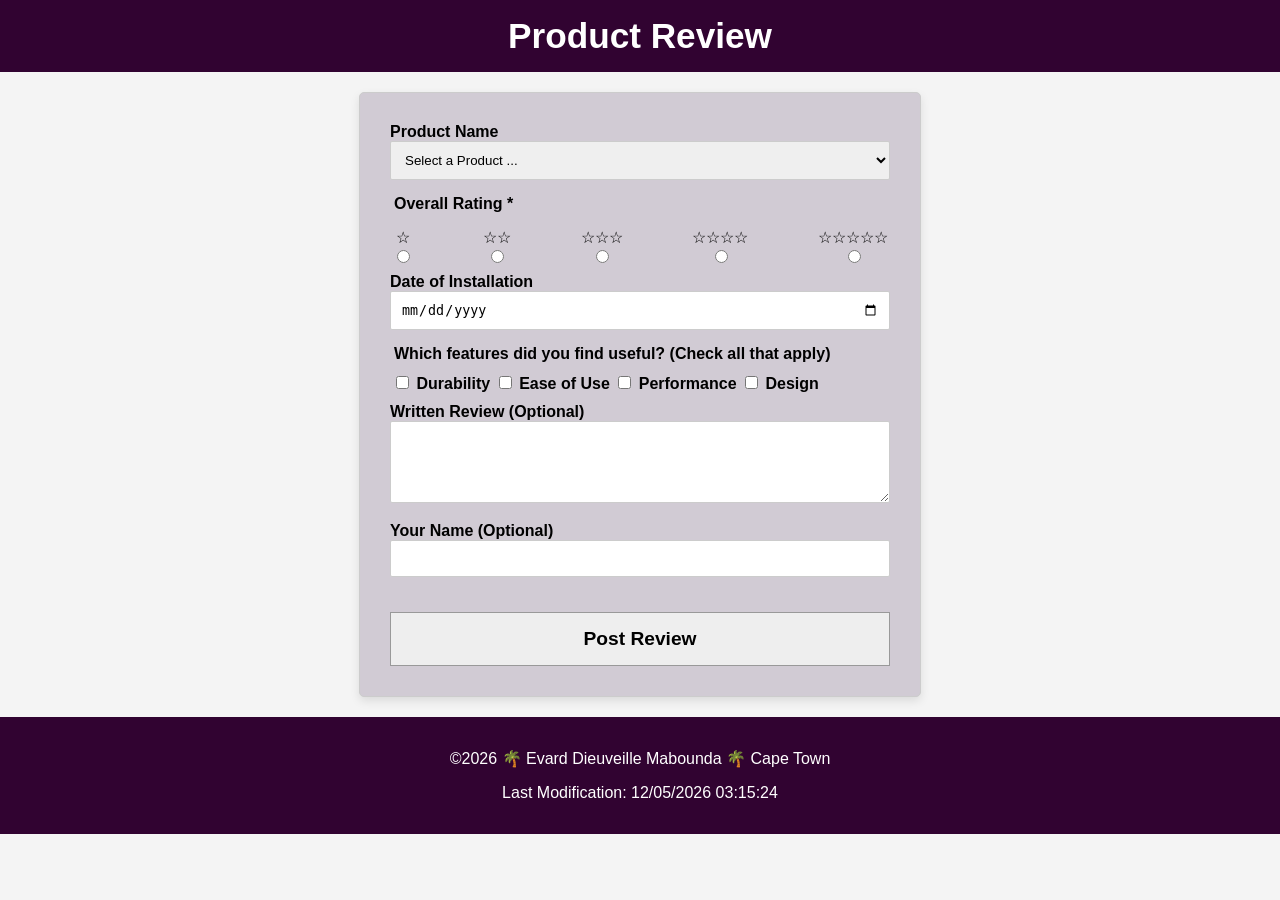
<file: form.html>
<!DOCTYPE html>
<html lang="en">

<head>
    <meta charset="UTF-8">
    <meta name="viewport" content="width=device-width, initial-scale=1.0">
    <title>Product Review Form</title>
    <meta name="author" content="Evard Mabounda">
    <meta name="description"
        content="A beautifully designed, accessible product review form created to gather high-quality customer feedback.">
    <link rel="preconnect" href="https://fonts.googleapis.com">
    <link rel="preconnect" href="https://fonts.gstatic.com" crossorigin>
    <link href="https://fonts.googleapis.com/css2?family=Inter:wght@400;700&family=Roboto+Mono&display=swap"
        rel="stylesheet">
    <link rel="stylesheet" href="styles/form.css">
    <script src="scripts/form.js" defer></script>
</head>

<body>
    <header>
        <h1>Product Review</h1>
    </header>

    <main>
        <form method="get" action="review.html">
            <label for="productName">Product Name</label>
            <select name="productName" id="productName" required>
                <option value="" disabled selected>Select a Product ...</option>
            </select>

            <fieldset>
                <!-- <label for="overall-rating">Overall Rating <span class="required">*</span></label> -->
                <legend>Overall Rating <span class="required">*</span></legend>
                <div class="rating-container">

                    <label for="star1">
                        ☆
                        <input type="radio" id="star1" name="rating" value="1" required>
                    </label>

                    <label for="star2">
                        ☆☆
                        <input type="radio" id="star2" name="rating" value="2" required>
                    </label>

                    <label for="star3">
                        ☆☆☆
                        <input type="radio" id="star3" name="rating" value="3" required>
                    </label>

                    <label for="star4">
                        ☆☆☆☆
                        <input type="radio" id="star4" name="rating" value="4" required>
                    </label>


                    <label for="star5">
                        ☆☆☆☆☆
                        <input type="radio" id="star5" name="rating" value="5" required>
                    </label>
                </div>
            </fieldset>

            <div>
                <label for="installDate">Date of Installation</label>
                <input type="date" id="installDate" name="installDate" required>
            </div>


            <fieldset>
                <legend>Which features did you find useful? (Check all that apply)</legend>
                <!-- testing real things -->
                <label for="durability"><input type="checkbox" id="durability" name="features" value="durability">
                    Durability</label>
                <label for="ease"><input type="checkbox" id="ease" name="features" value="ease"> Ease of Use</label>
                <label for="performance"><input type="checkbox" id="performance" name="features" value="performance">
                    Performance</label>
                <label for="design"><input type="checkbox" id="design" name="features" value="design"> Design</label>
            </fieldset>

            <div class="inner-container">
                <label for="review">Written Review (Optional)</label>
                <textarea id="review" name="review" rows="4"></textarea>
            </div>

            <div class="inner-container">
                <label for="userName">Your Name (Optional)</label>
                <input type="text" id="userName" name="userName">
            </div>


            <input type="submit" value="Post Review">
        </form>
    </main>




    <!-- footer -->

    <footer>
        <p>&copy;<span id="currentyear"></span> 🌴 Evard Dieuveille Mabounda 🌴 Cape Town</p>
        <p>Last Modification: <span id="lastModified"></span></p>
    </footer>

</body>

</html>
</file>
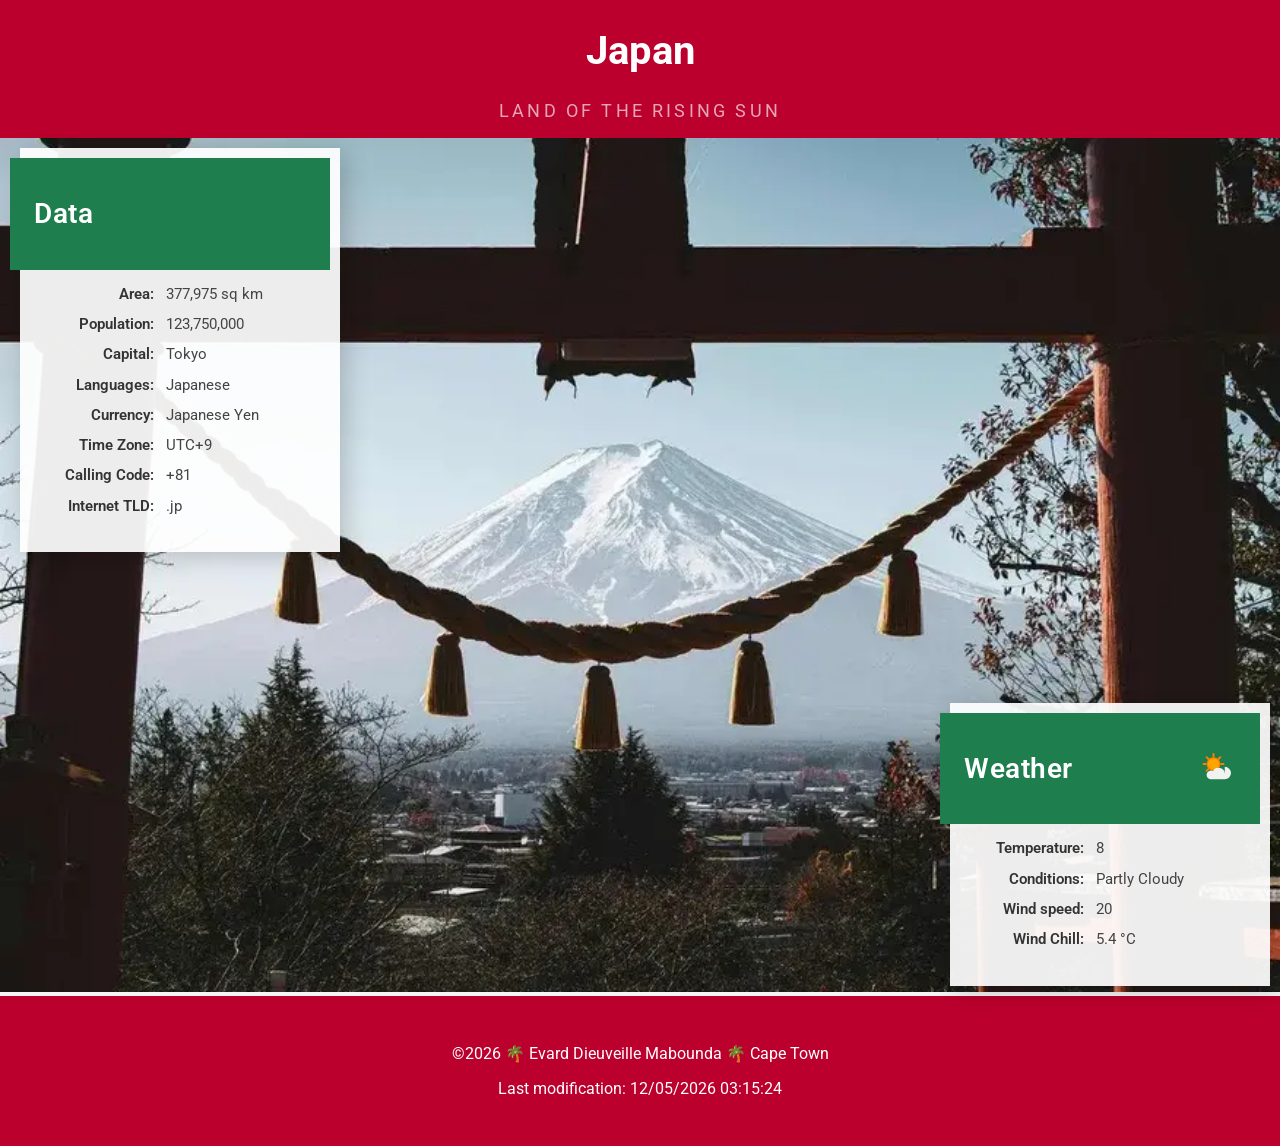
<file: place.html>
<!doctype html>
<html lang="en">

<head>
    <meta charset="UTF-8" />
    <meta name="viewport" content="width=device-width, initial-scale=1.0">
    <title>WDD 131 - Japan Info Page</title>
    <meta name="author" content="Evard Mabounda" />
    <meta name="description"
        content="page showing the Japanese Country that I would like to visit one day. Tokyo is probably the city that I'd like to visit first." />
    <script src="scripts/place.js" defer></script>
    <link rel="preconnect" href="https://fonts.googleapis.com">
    <link rel="preconnect" href="https://fonts.gstatic.com" crossorigin>
    <link href="https://fonts.googleapis.com/css2?family=Roboto&display=swap" rel="stylesheet">
    <link rel="stylesheet" href="styles/place.css" />
</head>

<body>
    <header>
        <h1 class="title">Japan</h1>
        <p class="tagline">Land of the Rising Sun</p>
    </header>

    <main>
        <!--place the image on the background-->
        <div class="hero-container">
            <picture>
                <source srcset="images/mount-fuji-large.webp" media="(min-width: 650px)" />
                <img src="images/japan-mobile.webp" alt="japan">
            </picture>


            <div class="temp-card">
                <div class="card-header">
                    <h2>Data</h2>
                </div>

                <div class="card-body">
                    <div class="data-row">
                        <span class="label">Area:</span>
                        <span class="value">377,975 sq km</span>
                    </div>
                    <div class="data-row">
                        <span class="label">Population:</span>
                        <span class="value">123,750,000</span>
                    </div>
                    <div class="data-row">
                        <span class="label">Capital:</span>
                        <span class="value">Tokyo</span>
                    </div>
                    <div class="data-row">
                        <span class="label">Languages:</span>
                        <span class="value">Japanese</span>
                    </div>
                    <div class="data-row">
                        <span class="label">Currency:</span>
                        <span class="value">Japanese Yen</span>
                    </div>
                    <div class="data-row">
                        <span class="label">Time Zone:</span>
                        <span class="value">UTC+9</span>
                    </div>
                    <div class="data-row">
                        <span class="label">Calling Code:</span>
                        <span class="value">+81</span>
                    </div>

                    <div class="data-row">
                        <span class="label">Internet TLD:</span>
                        <span class="value">.jp</span>
                    </div>
                </div>


            </div>


            <div class="temp-card-right">
                <div class="card-header">
                    <h2>Weather</h2>

                    <svg class="weather-icon" viewBox="0 0 64 64" width="40" height="40"
                        xmlns="http://www.w3.org/2000/svg">
                        <circle cx="28" cy="24" r="10" fill="#ffa500" stroke="#ff7f00" stroke-width="2" />
                        <path d="M28 8v4M28 36v4M12 24h4M40 24h4" stroke="#ff7f00" stroke-width="3"
                            stroke-linecap="round" />
                        <path d="M17 13l3 3M36 32l3 3M17 35l3-3M36 16l3-3" stroke="#ff7f00" stroke-width="3"
                            stroke-linecap="round" />

                        <path d="M46 40a10 10 0 0 0-18.7-4.8 7 7 0 0 0-10.3 6.3 7 7 0 0 0 7 7h22a10 10 0 0 0 0-20z"
                            fill="#f2f2f2" />
                    </svg>
                </div>


                <div class="card-body">
                    <div class="data-row">
                        <span class="label">Temperature:</span>
                        <span class="value" id="temperature">8</span>
                    </div>

                    <div class="data-row">
                        <span class="label">Conditions:</span>
                        <span class="value">Partly Cloudy</span>
                    </div>
                    <div class="data-row">
                        <span class="label">Wind speed:</span>
                        <span class="value" id="wind-speed">20</span>
                    </div>
                    <div class="data-row">
                        <span class="label">Wind Chill:</span>
                        <span class="value" id="wind-chill">--</span>
                    </div>
                </div>


            </div>


            <!-- resized card -->

            <div class="resized-card">
                <div class="resized-card-header">
                    <h2> Data</h2>
                </div>

                <div class="resized-card-body">
                    <div class="data-row">
                        <span class="label">Area:</span>
                        <span class="value">377,975 sq km</span>
                    </div>
                    <div class="data-row">
                        <span class="label">Population:</span>
                        <span class="value">123,750,000</span>
                    </div>
                    <div class="data-row">
                        <span class="label">Capital:</span>
                        <span class="value">Tokyo</span>
                    </div>
                    <div class="data-row">
                        <span class="label">Languages:</span>
                        <span class="value">Japanese</span>
                    </div>
                    <div class="data-row">
                        <span class="label">Currency:</span>
                        <span class="value">Japanese Yen</span>
                    </div>
                    <div class="data-row">
                        <span class="label">Time Zone:</span>
                        <span class="value">UTC+9</span>
                    </div>
                    <div class="data-row">
                        <span class="label">Calling Code:</span>
                        <span class="value">+81</span>
                    </div>

                    <div class="data-row">
                        <span class="label">Internet TLD:</span>
                        <span class="value">.jp</span>
                    </div>
                </div>

            </div>

            <div class="resized-card">
                <div class="resized-card-header">
                    <h2>Weather</h2>

                    <svg class="resized-weather-icon" viewBox="0 0 64 64" xmlns="http://www.w3.org/2000/svg">
                        <g stroke="#231f20" stroke-width="2.5" stroke-linecap="round">
                            <line x1="32" y1="12" x2="32" y2="16" />
                            <line x1="43.3" y1="16.7" x2="40.5" y2="19.5" />
                            <line x1="48" y1="28" x2="44" y2="28" />
                            <line x1="43.3" y1="39.3" x2="40.5" y2="36.5" />
                            <line x1="20.7" y1="39.3" x2="23.5" y2="36.5" />
                            <line x1="16" y1="28" x2="20" y2="28" />
                            <line x1="20.7" y1="16.7" x2="23.5" y2="19.5" />
                        </g>

                        <circle cx="32" cy="28" r="10" fill="#fbb03b" stroke="#231f20" stroke-width="2.5" />

                        <path
                            d="M46.5,45.5 C51,45.5 54,42.5 54,38 C54,33.5 50.5,31 46.5,31 C46.5,26.5 42,24 37.5,24 C31.5,24 28.5,29 28.5,32.5 C26,32.5 24,34.5 24,37.5 C24,41 27,45.5 32,45.5 Z"
                            fill="#dbcaad" stroke="#231f20" stroke-width="2.5" stroke-linejoin="round" />

                        <g fill="#231f20">
                            <circle cx="32" cy="50" r="1.5" />
                            <circle cx="36" cy="50" r="1.5" />
                            <circle cx="40" cy="50" r="1.5" />
                            <circle cx="44" cy="50" r="1.5" />
                            <circle cx="34" cy="54" r="1.5" />
                            <circle cx="38" cy="54" r="1.5" />
                            <circle cx="42" cy="54" r="1.5" />
                        </g>
                    </svg>
                </div>

                <div class="resized-card-body">
                    <div class="data-row">
                        <span class="label">Temperature:</span>
                        <span class="value" id="temperature">8</span>
                    </div>

                    <div class="data-row">
                        <span class="label">Conditions:</span>
                        <span class="value">Partly Cloudy</span>
                    </div>
                    <div class="data-row">
                        <span class="label">Wind speed:</span>
                        <span class="value" id="wind-speed">20</span>
                    </div>
                    <div class="data-row">
                        <span class="label">Wind Chill:</span>
                        <span class="value" id="wind-chill">--</span>
                    </div>
                </div>
            </div>

        </div>
        </div>
    </main>


    <footer>
        <p>
            &copy;<span id="currentyear"></span> 🌴 Evard Dieuveille
            Mabounda 🌴 Cape Town
        </p>
        <p class="last-mod">
            Last modification: <span id="lastModified"></span>
        </p>
    </footer>
</body>

</html>
</file>
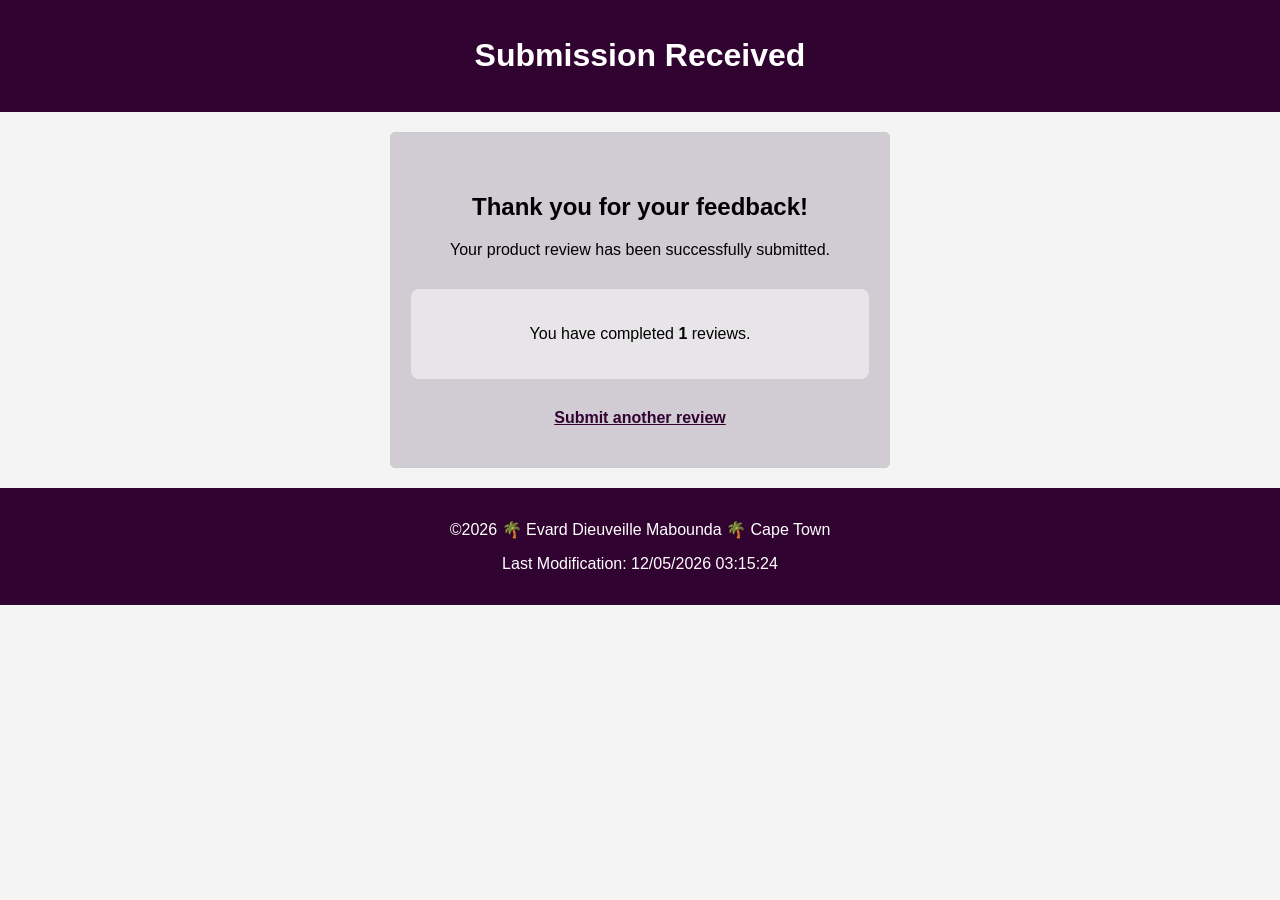
<file: review.html>
<!DOCTYPE html>
<html lang="en">

<head>
    <meta charset="UTF-8">
    <meta name="viewport" content="width=device-width, initial-scale=1.0">
    <title>Review Confirmation</title>
    <meta name="author" content="Evard Mabounda">
    <meta name="description"
        content="Product review history page displaying the total count and details of all completed user submissions.">
    <link rel="preconnect" href="https://fonts.googleapis.com">
    <link rel="preconnect" href="https://fonts.gstatic.com" crossorigin>
    <link href="https://fonts.googleapis.com/css2?family=Inter:wght@400;700&family=Roboto+Mono&display=swap"
        rel="stylesheet">
    <link rel="stylesheet" href="styles/review.css">
    <script src="scripts/review.js" defer></script>
</head>

<body>
    <header>
        <h1>Submission Received</h1>
    </header>

    <main class="main-review-container">
        <h2>Thank you for your feedback!</h2>
        <p>Your product review has been successfully submitted.</p>

        <div class="review-container">
            <p>You have completed <strong><span id="reviewDisplay">0</span></strong> reviews.</p>
        </div>

        <a href="form.html" class="another-review-btn">Submit another review</a>
    </main>

    <footer>
        <p>&copy;<span id="currentyear"></span> 🌴 Evard Dieuveille Mabounda 🌴 Cape Town</p>
        <p>Last Modification: <span id="lastModified"></span></p>
    </footer>

</body>

</html>
</file>
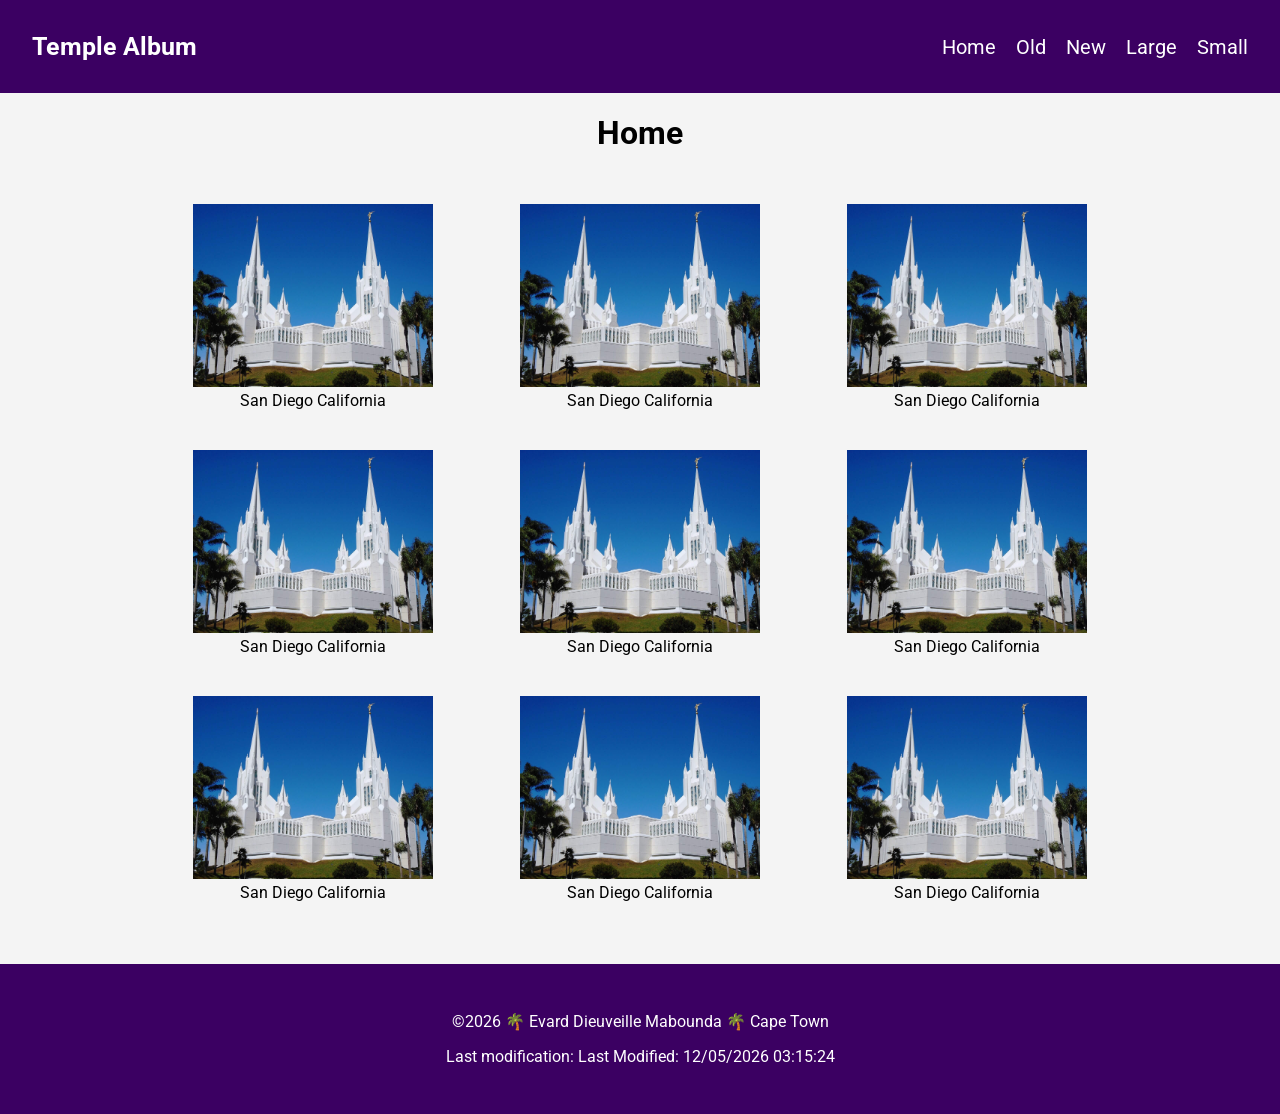
<file: temples.html>
<!DOCTYPE html>
<html lang="en">

<head>
    <meta charset="UTF-8">
    <meta name="viewport" content="width=device-width, initial-scale=1.0">
    <title>WDD 131 - Picture Album</title>
    <meta name="author" content="Evard Mabounda">
    <meta name="description" content="page showing the temples that are across the world.">
    <script src="scripts/temples.js" defer></script>
    <link rel="preconnect" href="https://fonts.googleapis.com">
    <link rel="preconnect" href="https://fonts.gstatic.com" crossorigin>
    <link href="https://fonts.googleapis.com/css2?family=Roboto&display=swap" rel="stylesheet">
    <link rel="stylesheet" href="styles/temples.css">
    <link rel="stylesheet" href="styles/temples-large.css">
</head>

<body>
    <header id="main-header">
        <!-- Temple Album -->
        <button type="button" id="menu"></button>
        <nav>
            <p id="header-title">Temple Album</p>
            <ul class="nav-links" id="nav-links">
                <li><a href="#">Home</a></li>
                <li><a href="#">Old</a></li>
                <li><a href="#">New</a></li>
                <li><a href="#">Large</a></li>
                <li><a href="#">Small</a></li>
            </ul>
        </nav>

    </header>

    <main>
        <h1>Home</h1>
        <div class="gallery-grid">
            <figure>
                <img src="images/san-diego-temple.jpg" alt="San Diego California Temple">
                <figcaption>San Diego California</figcaption>
            </figure>


            <figure>
                <img src="images/san-diego-temple.jpg" alt="San Diego California Temple">
                <figcaption>San Diego California</figcaption>
            </figure>

            <figure>
                <img src="images/san-diego-temple.jpg" alt="San Diego California Temple">
                <figcaption>San Diego California</figcaption>
            </figure>

            <figure>
                <img src="images/san-diego-temple.jpg" alt="San Diego California Temple">
                <figcaption>San Diego California</figcaption>
            </figure>


            <figure>
                <img src="images/san-diego-temple.jpg" alt="San Diego California Temple">
                <figcaption>San Diego California</figcaption>
            </figure>

            <figure>
                <img src="images/san-diego-temple.jpg" alt="San Diego California Temple">
                <figcaption>San Diego California</figcaption>
            </figure>


            <figure>
                <img src="images/san-diego-temple.jpg" alt="San Diego California Temple">
                <figcaption>San Diego California</figcaption>
            </figure>

            <figure>
                <img src="images/san-diego-temple.jpg" alt="San Diego California Temple">
                <figcaption>San Diego California</figcaption>
            </figure>

            <figure>
                <img src="images/san-diego-temple.jpg" alt="San Diego California Temple">
                <figcaption>San Diego California</figcaption>
            </figure>


        </div>

    </main>

    <footer>
        <p>&copy;<span id="currentyear"></span> 🌴 Evard Dieuveille Mabounda 🌴 Cape Town</p>
        <p class="last-mod">Last modification: <span id="lastModified"></span></p>
    </footer>

</body>

</html>
</file>
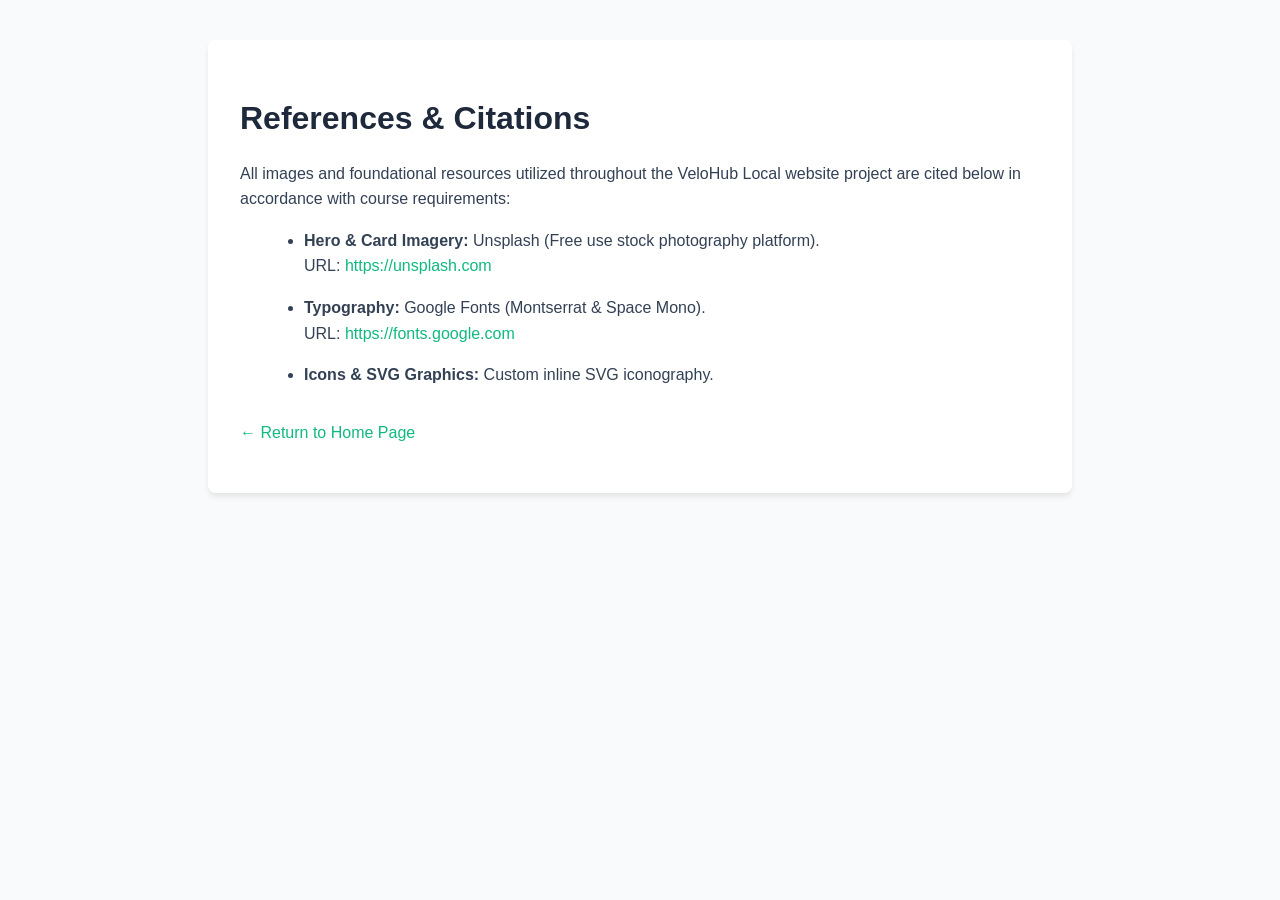
<file: project/references.html>
<!DOCTYPE html>
<html lang="en">
<head>
    <meta charset="UTF-8">
    <meta name="viewport" content="width=device-width, initial-scale=1.0">
    <title>VeloHub Local - References & Citations</title>
    <meta name="author" content="Evard Mabounda">
    <meta name="description"
        content="A comprehensive project site plan and responsive design blueprint for VeloHub Local, a web platform dedicated to cycling enthusiasts. The site details structured planning and wireframe layouts for key features including curated road, gravel, and mountain biking route guides categorized by difficulty, a dynamic community calendar for local races and group rides, practical bike maintenance tip sections, and a media gallery for community-submitted photos. Built using clean HTML and modern CSS layouts like Flexbox and Grid, this project demonstrates how to organize real-world regional information into an accessible, mobile-friendly interface that connects the local riding community.">
    <!-- Linked References Page Specific CSS -->
    <link rel="stylesheet" href="styles/references.css" />
</head>
<body>
    <main>
        <h1>References & Citations</h1>
        <p>All images and foundational resources utilized throughout the VeloHub Local website project are cited below in accordance with course requirements:</p>
        
        <ul>
            <li>
                <strong>Hero & Card Imagery:</strong> Unsplash (Free use stock photography platform). 
                <br>URL: <a href="https://unsplash.com" target="_blank">https://unsplash.com</a>
            </li>
            <li>
                <strong>Typography:</strong> Google Fonts (Montserrat & Space Mono). 
                <br>URL: <a href="https://fonts.google.com" target="_blank">https://fonts.google.com</a>
            </li>
            <li>
                <strong>Icons & SVG Graphics:</strong> Custom inline SVG iconography.
            </li>
        </ul>

        <p style="margin-top: 2rem;">
            <a href="index.html">&larr; Return to Home Page</a>
        </p>
    </main>
</body>
</html>
</file>
<file: styles/form.css>
:root {
    --primary-purple: #310331;
    /* Header/Footer background */
    --form-bg: #d1cbd4;
    /* Form container background */
    --text-color: #000;
    --white: #ffffff;
    --font-family: 'Segoe UI', Tahoma, Geneva, Verdana, sans-serif;
}



/* body  */
body {
    font-family: var(--font-family);
    margin: 0;
    padding: 0;
    background-color: #f4f4f4;
    /* Subtle page background */
}


/* header and footer styling */
header,
footer {
    background-color: var(--primary-purple);
    color: var(--white);
    text-align: center;
    padding: 1rem;
}

header h1 {
    margin: 0;
    font-size: 1.8rem;
}


/* main container form */
main {
    max-width: 500px;
    margin: 20px auto;
    background-color: var(--form-bg);
    padding: 20px;
    border: 1px solid #ccc;
    border-radius: 5px;
}


/* Form Layout */
form {
    display: flex;
    flex-direction: column;
}


/* Inputs, Select, and Textarea */
select,
input[type="date"],
input[type="text"],
textarea {
    width: 100%;
    padding: 10px;
    border: 1px solid #ccc;
    border-radius: 2px;
    box-sizing: border-box;
    /* Ensures padding doesn't affect width */
}



/* Rating Radio Buttons */
.rating-container {
    display: flex;
    justify-content: space-between;
    margin-top: 5px;
}



.rating-container label {
    display: flex;
    flex-direction: column;
    align-items: center;
    font-weight: normal;
    margin-top: 0;
}


/* Features Checkbox Section */
fieldset {
    border: none;
    padding: 0;
    margin-top: 15px;
    margin-bottom: 10px;
}


fieldset legend {
    font-weight: bold;
    margin-bottom: 10px;
}



/* inner container  */
.inner-container {
    margin-bottom: 15px;
    border-width: 2px;
}


label {
    font-weight: bold;
}


.checkbox-group label {
    font-weight: normal;
    margin-top: 5px;
    display: flex;
    align-items: center;
}



.checkbox-group input {
    margin-right: 10px;
}



/* Submit Button */
input[type="submit"] {
    margin-top: 20px;
    padding: 15px;
    background-color: #eee;
    border: 1px solid #999;
    font-size: 1.2rem;
    font-weight: bold;
    cursor: pointer;
    transition: background-color 0.3s;
}

input[type="submit"]:hover {
    background-color: #ddd;
}

.optional {
    color: #442d6d;
    font-size: 0.8rem;
    font-weight: normal;
}


/* media query */
@media screen and (min-width: 600px) {
    main {
        max-width: 500px; 
        padding: 30px;
        box-shadow: 0 4px 10px rgba(0,0,0,0.1); 
    }

    header h1 {
        font-size: 2.2rem;
    }

    input[type="submit"] {
        width: 100%; 
    }
}
</file>
<file: styles/place.css>
/* colors bound to be changed */

:root {
    --primary-color: #3b0062;
    --text-color: #fff;
    --accent-color: #f0f0f0;
    --bg-color: #f4f4f4;
    --color-crimson: #BC002D;
    --color-white: #ffffff;
}


body {
    font-family: 'Roboto', sans-serif;
    margin: 0;
    padding: 0;
    background-color: var(--bg-color);
}


/* header */

header {
    background-color: var(--color-crimson);
    color: var(--color-white);
    text-align: center;
    padding: var(--space-lg) var(--space-md);
    position: relative;
    overflow: hidden;
}


/* header h1 {
  font-family: var(--font-display);
  font-size: clamp(2.2rem, 6vw, 3.8rem);
  letter-spacing: 0.08em;
  color: var(--color-white);
  color: var(--color-white);
  position: relative;
} */


.tagline {
    font-size: clamp(0.9rem, 2.5vw, 1.1rem);
    color: rgba(255, 255, 255, 0.65);
    letter-spacing: 0.18em;
    text-transform: uppercase;
    margin-top: var(--space-xs);
    position: relative;
}

.title {
    text-align: center;
    font-size: 40px;
}



/* main */
main {
    height: 100%;
    width: 100%;
}

/* hero image section */
.hero-container {

    height: 100%;
    width: 100%;
    position: relative;
}

picture {
    width: 100%;
    height: 100%;
}

picture img {
    width: 100%;
    height: 100%;
    object-fit: cover;
    object-position: center;
    overflow: hidden;
}


/* temp-card */
.temp-card,
.temp-card-right {
    position: absolute;
    z-index: 2;
    background-color: rgba(255, 255, 255, 0.92);
    width: 320px;
    height: fit-content;
    padding-bottom: 25px;
    box-shadow: 5px 5px 25px rgba(0, 0, 0, 0.2);
    margin-left: 10px;
}

.temp-card {
    top: 10px;
    left: 10px;
}


.temp-card-right {
    bottom: 10px;
    right: 10px;
}



/* Card Container */
.card {
    position: relative;
    z-index: 2;
    background-color: rgba(255, 255, 255, 0.92);
    /* Semi-transparent white */
    width: 320px;
    height: fit-content;
    padding-bottom: 25px;
    box-shadow: 5px 5px 25px rgba(0, 0, 0, 0.2);
}


.card:hover {
  transform: translateY(-3px);
  box-shadow: 0 8px 28px rgba(0,0,0,0.14);
}


/* Green Header Block */
.card-header {
    background-color: #1e7e4e;
    padding: 16px 24px;
    width: 85%;
    position: relative;
    left: -10px;
    top: 10px;

    display: flex;
    flex-direction: row;
    justify-content: space-between;
    align-items: center;
}

.card-header h2 {
    color: #ffffff;
    font-size: 28px;
    font-weight: 600;
    letter-spacing: 0.5px;
}

/* Data Grid Container */
.card-body {
    padding: 25px 24px 10px 24px;
    display: flex;
    flex-direction: column;
    gap: 10px;
}

/* Row Alignment structure */
.data-row {
    display: flex;
    justify-content: flex-start;
    align-items: baseline;
    font-size: 14.5px;
    line-height: 1.4;
}

/* Right-aligned Labels */
.label {
    font-weight: 600;
    color: #333333;
    width: 110px;
    /* Fixed width ensures all values line up perfectly */
    text-align: right;
    padding-right: 12px;
}

/* Left-aligned Values */
.value {
    color: #444444;
    flex: 1;
    text-align: left;
}



.card-after-resized {
    display: none;
    background-color: green;
    width: 200px;
    height: 300px;
    padding-top: 10px;
    padding-bottom: 10px;
    padding-left: 10px;
    padding-right: 10px;
    margin-top: 10px;
    margin-bottom: 10px;
    color: white;

    /* width */
    width: 100%;
    text-align: center;
}


/* resized card */
.resized-card {
    display: none;
    flex-direction: column;
    justify-content: center;
    align-items: center;
    padding-bottom: 20px;
    background: #ffffff;
    border-bottom: 1px solid gray;
}

.resized-card-header {
    margin-bottom: 5px;
    width: 100%;
    text-align: center;
}

.resized-card-body {
    background-color: #fcfdfc;
}

.resized-weather-icon {
    width: 120px;
    height: 120px;
}




/* footer */
footer {
    padding: 2rem;
    /* background-color: var(--primary-color); */
    background-color: var(--color-crimson);
    color: white;
    text-align: center;
}



/* media query */
@media (max-width: 650px) {
    .temp-card {
        display: none;
    }


    .temp-card-right {
        display: none;
    }

    .resized-card {
        display: flex;
    }


}
</file>
<file: styles/review.css>
:root {
    --primary-purple: #310331;
    /* Header/Footer background */
    --form-bg: #d1cbd4;
    /* Form container background */
    --text-color: #000;
    --white: #ffffff;
    --font-family: 'Segoe UI', Tahoma, Geneva, Verdana, sans-serif;
}


body {
    font-family: var(--font-family);
    margin: 0;
    padding: 0;
    background-color: #f4f4f4;
    /* Subtle page background */
}


main {
    max-width: 500px;
    margin: 20px auto;
    background-color: var(--form-bg);
    padding: 20px;
    border: 1px solid #ccc;
    border-radius: 5px;
}


header,
footer {
    background-color: var(--primary-purple);
    color: var(--white);
    text-align: center;
    padding: 1rem;
}


.review-container {
    margin: 30px 0;
    padding: 20px;
    background: rgba(255, 255, 255, 0.5);
    border-radius: 8px;
}


.another-review-btn {
    color: var(--primary-purple);
    font-weight: bold;
}


.main-review-container {
    text-align: center;
    padding: 40px 20px;
}


main {
    width: 95%; 
    margin: 20px auto;
    padding: 15px;
    box-sizing: border-box;
}

.rating-container {
    flex-wrap: wrap;
}
</file>
<file: styles/temples.css>
:root {
    --primary-color: #3b0062;
    --text-color: #fff;
    --accent-color: #f0f0f0;
    --bg-color: #f4f4f4;
}



body {
    font-family: 'Roboto', sans-serif;
    margin: 0;
    background-color: var(--bg-color);
    /* min-height: 100vh; */
}

/* upper section of the page */
#main-header {
    background-color: var(--primary-color);
    color: white;
}

/* main section */
main {
    max-width: 1000px;
    margin: 1rem auto;
    padding: 0 1rem;
    text-align: center;
}

/* menu button */
#menu {
    display: none;
    font-size: 2rem;
    background: none;
    border: none;
    color: white;
    position: absolute;
    top: 1rem;
    right: 1rem;
    cursor: pointer;
}

#menu::before {
    content: "☰";
}

#menu.open::before {
    content: "X";
}



/* navbar css */
nav {
    display: flex;
    justify-content: space-between;
    align-items: center;
    padding: 2rem 2rem;
}

#header-title {
    font-size: 25px;
    font-weight: bold;
    margin: 0;
}

.nav-links {
    display: flex;
    gap: 20px;
    list-style-type: none;
    margin: 0;
    overflow: hidden;
}


/* anchor tag style */
.nav-links a {
    color: white;
    text-decoration: none;
    /* font-weight: bold; */
    font-size: 20px;
    transition: color 0.3s ease, font-size 0.3s ease, font-weight 0.3s ease;
}


.nav-links a:hover {
    color: orangered;
    font-size: 20px;
    font-weight: 700;
}




/* figure display grid */
.gallery-grid {
    display: grid;
    grid-template-columns: repeat(3, 1fr);
    /* grid-template-columns: auto auto auto; */
    gap: 20px;
    padding: 20px;
    max-width: 1200px;
    margin: 0 auto;
}


/* figures */
figure {
    margin: 0;
    /* background: white; */
    padding: 10px;

}

figure img {
    width: 240px;
    height: auto;
}


footer {
    padding: 2rem;
    background-color: var(--primary-color);
    color: white;
    text-align: center;
    margin-top: 2rem;
}
</file>
<file: styles/temples-large.css>
/* media query stuff */

@media (max-width: 768px) {
    /* navigation needs to be modified */
    /* we will try to make the anchor tag disappear */

    /* the hamburger button should reappear */
    #menu {
        display: block;
    }

    /* make it appear */
    .nav-links {
        display: none;
    }

    .nav-links.open {
        display: flex;
        flex-direction: column;
        align-items: center;
        font-size: 20px;
        /* justify-content: center; */
        margin: 0 auto;
    }

    #header-title.hidden {
        display: none;
    }


    /* grid should be touched as well */
    .gallery-grid {
        display: grid;
        grid-template-columns: 1fr;
    
    }


}


@media (max-width: 768px) and (min-width: 650px) {
  .gallery-grid {
    grid-template-columns: repeat(2, 1fr);
  }
}
</file>
<file: project/styles/references.css>
/* ==========================================
   VeloHub Local - References Page Stylesheet
   ========================================== */

body {
    font-family: 'Montserrat', sans-serif, system-ui;
    background-color: #F8FAFC;
    color: #334155;
    padding: 2rem;
    line-height: 1.6;
}

main {
    max-width: 800px;
    margin: 0 auto;
    background: #FFFFFF;
    padding: 2rem;
    border-radius: 8px;
    box-shadow: 0 4px 6px -1px rgba(0,0,0,0.1);
}

h1 {
    color: #1E293B;
    margin-bottom: 1rem;
}

p {
    margin-bottom: 1rem;
}

ul {
    margin-left: 1.5rem;
    margin-top: 1rem;
    display: flex;
    flex-direction: column;
    gap: 1rem;
}

a {
    color: #10B981;
    text-decoration: none;
}

a:hover {
    text-decoration: underline;
}
</file>
